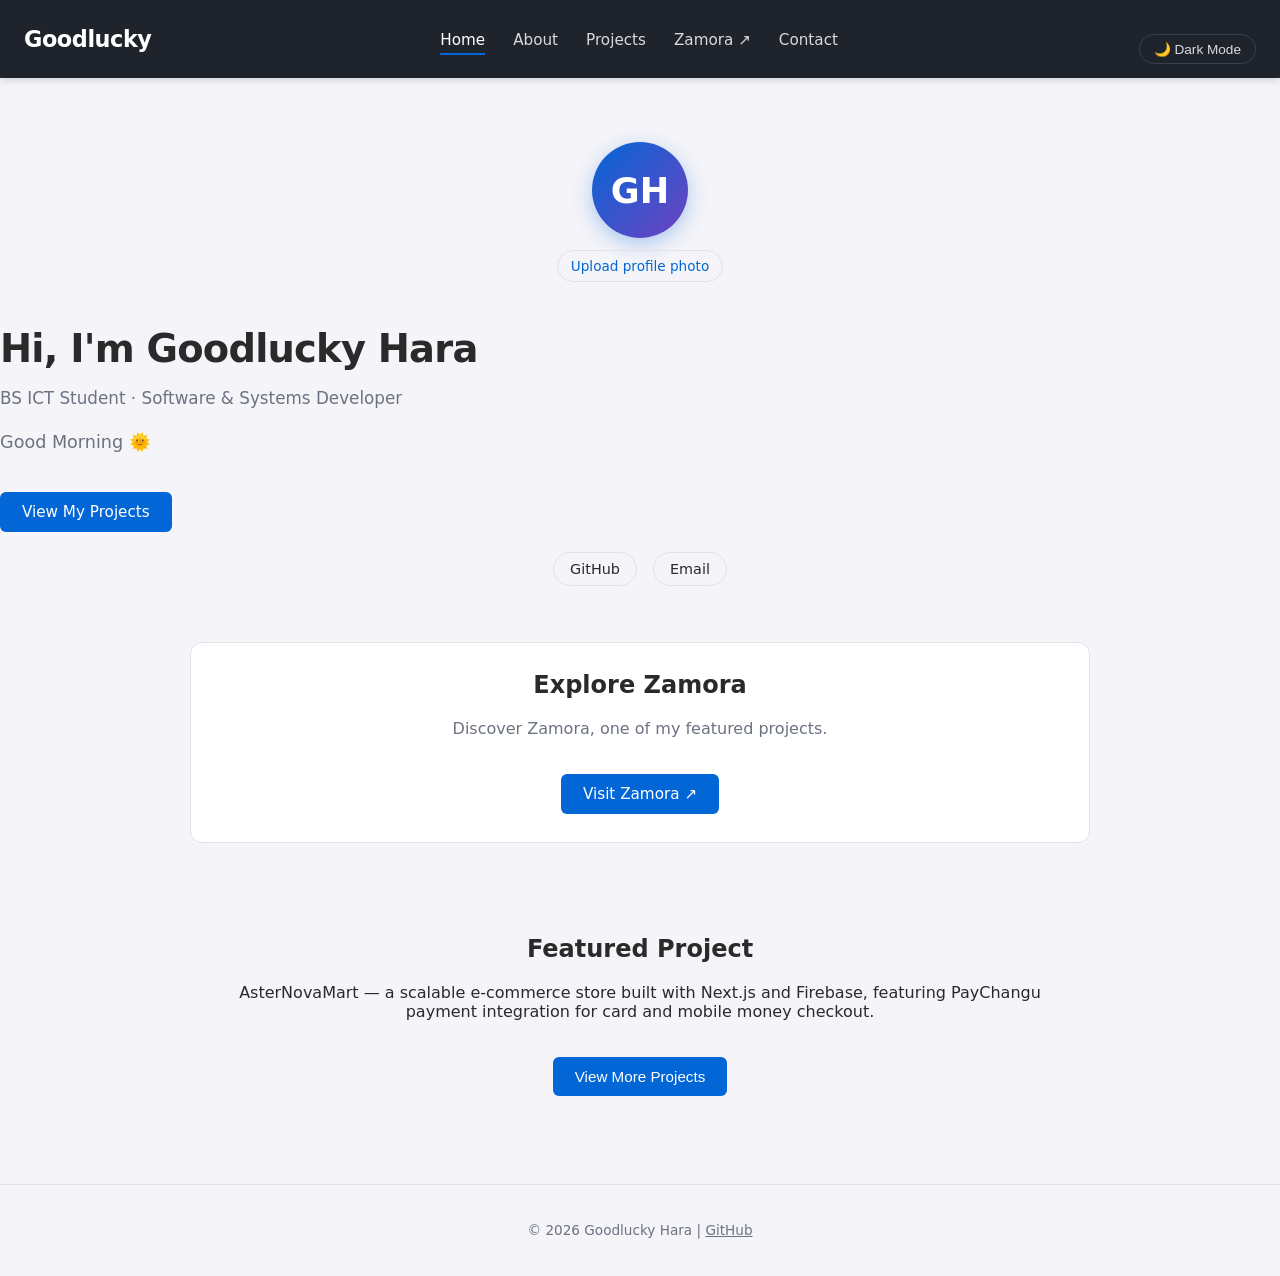
<file: index.html>
<!DOCTYPE html>
<html lang="en">
<head>
  <meta charset="UTF-8">
  <meta name="viewport" content="width=device-width, initial-scale=1.0">
  <meta name="description" content="Goodlucky Hara — BS ICT student and developer. Portfolio featuring AsterNovaMart and other projects.">
  <link rel="icon" href="data:image/svg+xml,<svg xmlns=%22http://www.w3.org/2000/svg%22 viewBox=%220 0 100 100%22><rect width=%22100%22 height=%22100%22 rx=%2220%22 fill=%22%230366d6%22/><text x=%2250%22 y=%2268%22 font-size=%2260%22 fill=%22white%22 text-anchor=%22middle%22 font-family=%22sans-serif%22>G</text></svg>">
  <title>Goodlucky Hara — Portfolio</title>
  <link rel="stylesheet" href="assets/css/style.css">
</head>
<body>
  <nav class="navbar">
    <a href="index.html" class="logo">Goodlucky</a>
    <ul class="nav-links" id="navLinks">
      <li><a href="index.html" aria-current="page">Home</a></li>
      <li><a href="about.html">About</a></li>
      <li><a href="projects.html">Projects</a></li>
      <li><a href="contact.html">Contact</a></li>
    </ul>
    <div class="navbar-right">
      <button class="theme-toggle" id="themeToggle" onclick="toggleTheme()">🌙 Dark Mode</button>
      <button class="hamburger" onclick="toggleMenu()" aria-label="Toggle menu">☰</button>
    </div>
  </nav>

  <header class="hero">
    <div class="avatar">GH</div>
    <h1>Hi, I'm Goodlucky Hara</h1>
    <p class="tagline">BS ICT Student · Software &amp; Systems Developer</p>
    <p id="greeting"></p>
    <a href="projects.html" class="btn">View My Projects</a>
    <div class="social-links">
      <a href="https://github.com/Clifford-19" target="_blank" rel="noopener">GitHub</a>
      <a href="mailto:goodluckyhara@gmail.com">Email</a>
    </div>
  </header>

  <section>
    <h2>Featured Project</h2>
    <p>AsterNovaMart — a scalable e-commerce store built with Next.js and Firebase, featuring PayChangu payment integration for card and mobile money checkout.</p>
    <a href="projects.html"><button>View More Projects</button></a>
  </section>

  <footer>
    <p>© 2026 Goodlucky Hara | <a href="https://github.com/Clifford-19" target="_blank" rel="noopener">GitHub</a></p>
  </footer>

  <script src="js/main.js"></script>
</body>
</html>
</file>
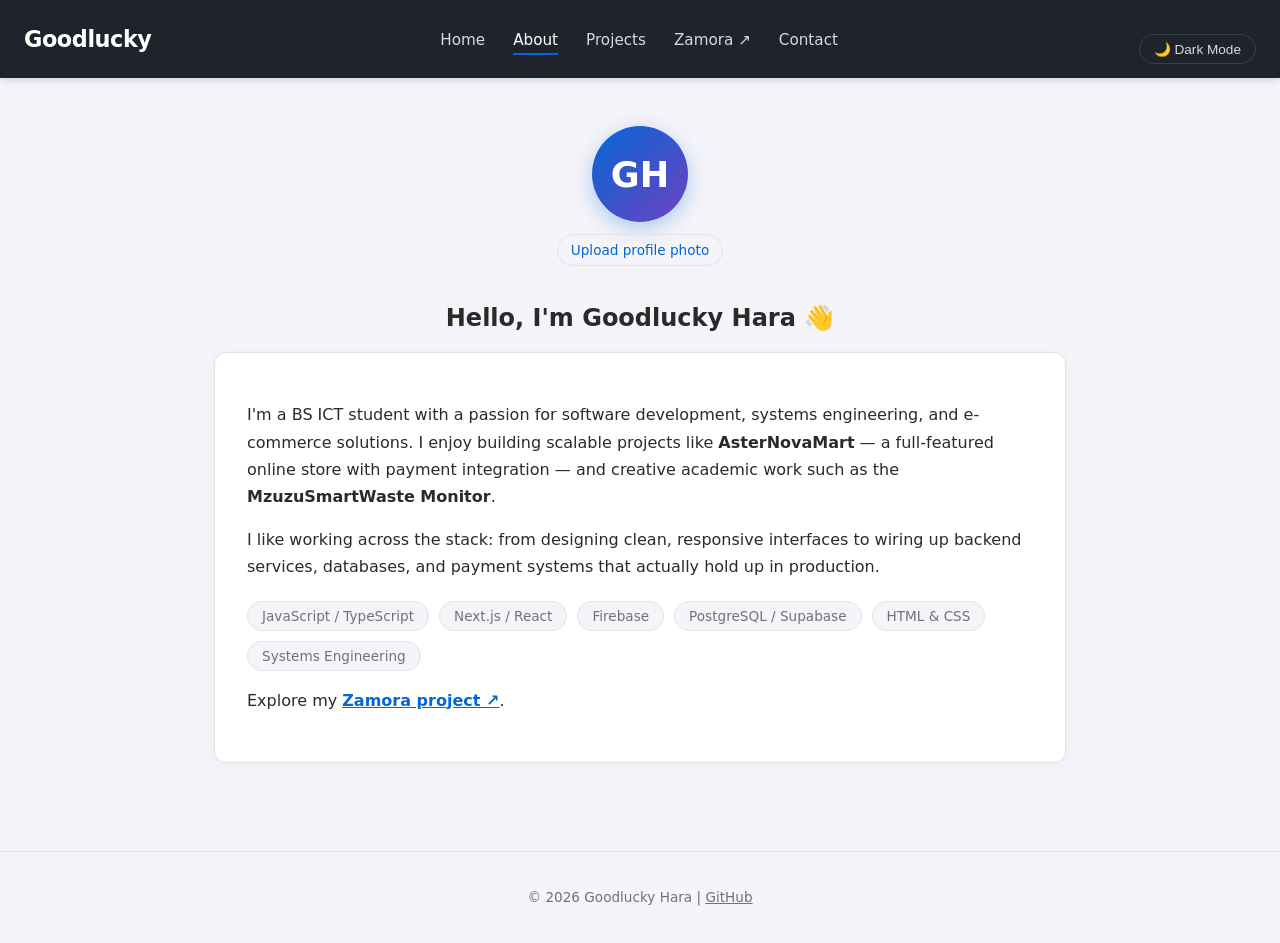
<file: about.html>
<!DOCTYPE html>
<html lang="en">
<head>
  <meta charset="UTF-8">
  <meta name="viewport" content="width=device-width, initial-scale=1.0">
  <meta name="description" content="About Goodlucky Hara — BS ICT student passionate about software development, systems engineering, and e-commerce.">
  <link rel="icon" href="data:image/svg+xml,<svg xmlns=%22http://www.w3.org/2000/svg%22 viewBox=%220 0 100 100%22><rect width=%22100%22 height=%22100%22 rx=%2220%22 fill=%22%230366d6%22/><text x=%2250%22 y=%2268%22 font-size=%2260%22 fill=%22white%22 text-anchor=%22middle%22 font-family=%22sans-serif%22>G</text></svg>">
  <title>About — Goodlucky Hara</title>
  <link rel="stylesheet" href="assets/css/style.css">
</head>
<body>
  <nav class="navbar">
    <a href="index.html" class="logo">Goodlucky</a>
    <ul class="nav-links" id="navLinks">
      <li><a href="index.html">Home</a></li>
      <li><a href="about.html" aria-current="page">About</a></li>
      <li><a href="projects.html">Projects</a></li>
      <li><a href="contact.html">Contact</a></li>
    </ul>
    <div class="navbar-right">
      <button class="theme-toggle" id="themeToggle" onclick="toggleTheme()">🌙 Dark Mode</button>
      <button class="hamburger" onclick="toggleMenu()" aria-label="Toggle menu">☰</button>
    </div>
  </nav>

  <section>
    <div class="avatar">GH</div>
    <h2>Hello, I'm Goodlucky Hara 👋</h2>
    <div class="about-card">
      <p>I'm a BS ICT student with a passion for software development, systems engineering, and e-commerce solutions. I enjoy building scalable projects like <strong>AsterNovaMart</strong> — a full-featured online store with payment integration — and creative academic work such as the <strong>MzuzuSmartWaste Monitor</strong>.</p>
      <p>I like working across the stack: from designing clean, responsive interfaces to wiring up backend services, databases, and payment systems that actually hold up in production.</p>
      <ul class="skills-list">
        <li>JavaScript / TypeScript</li>
        <li>Next.js / React</li>
        <li>Firebase</li>
        <li>PostgreSQL / Supabase</li>
        <li>HTML &amp; CSS</li>
        <li>Systems Engineering</li>
      </ul>
    </div>
  </section>

  <footer>
    <p>© 2026 Goodlucky Hara | <a href="https://github.com/Clifford-19" target="_blank" rel="noopener">GitHub</a></p>
  </footer>

  <script src="js/main.js"></script>
</body>
</html>
</file>
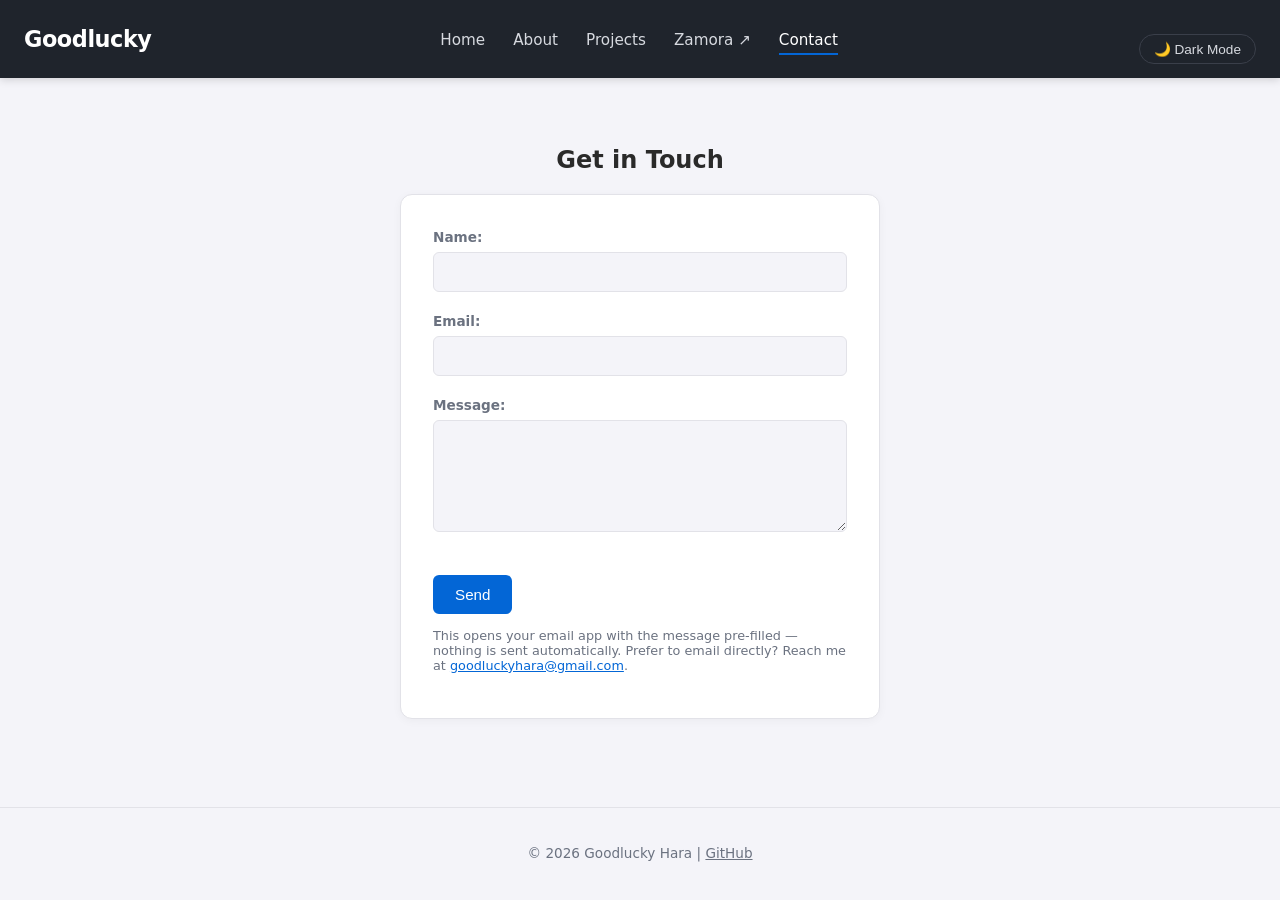
<file: contact.html>
<!DOCTYPE html>
<html lang="en">
<head>
  <meta charset="UTF-8">
  <meta name="viewport" content="width=device-width, initial-scale=1.0">
  <meta name="description" content="Get in touch with Goodlucky Hara.">
  <link rel="icon" href="data:image/svg+xml,<svg xmlns=%22http://www.w3.org/2000/svg%22 viewBox=%220 0 100 100%22><rect width=%22100%22 height=%22100%22 rx=%2220%22 fill=%22%230366d6%22/><text x=%2250%22 y=%2268%22 font-size=%2260%22 fill=%22white%22 text-anchor=%22middle%22 font-family=%22sans-serif%22>G</text></svg>">
  <title>Contact — Goodlucky Hara</title>
  <link rel="stylesheet" href="assets/css/style.css">
</head>
<body>
  <nav class="navbar">
    <a href="index.html" class="logo">Goodlucky</a>
    <ul class="nav-links" id="navLinks">
      <li><a href="index.html">Home</a></li>
      <li><a href="about.html">About</a></li>
      <li><a href="projects.html">Projects</a></li>
      <li><a href="contact.html" aria-current="page">Contact</a></li>
    </ul>
    <div class="navbar-right">
      <button class="theme-toggle" id="themeToggle" onclick="toggleTheme()">🌙 Dark Mode</button>
      <button class="hamburger" onclick="toggleMenu()" aria-label="Toggle menu">☰</button>
    </div>
  </nav>

  <section>
    <h2>Get in Touch</h2>
    <form id="contactForm">
      <label for="name">Name:</label>
      <input type="text" id="name" name="name" required>

      <br><br>
      <label for="email">Email:</label>
      <input type="email" id="email" name="email" required>

      <br><br>
      <label for="message">Message:</label>
      <textarea id="message" name="message" rows="5" required></textarea>

      <br><br>
      <button type="submit">Send</button>
      <p class="form-note">This opens your email app with the message pre-filled — nothing is sent automatically. Prefer to email directly? Reach me at <a href="mailto:goodluckyhara@gmail.com">goodluckyhara@gmail.com</a>.</p>
    </form>
  </section>

  <footer>
    <p>© 2026 Goodlucky Hara | <a href="https://github.com/Clifford-19" target="_blank" rel="noopener">GitHub</a></p>
  </footer>

  <script src="js/main.js"></script>
</body>
</html>
</file>
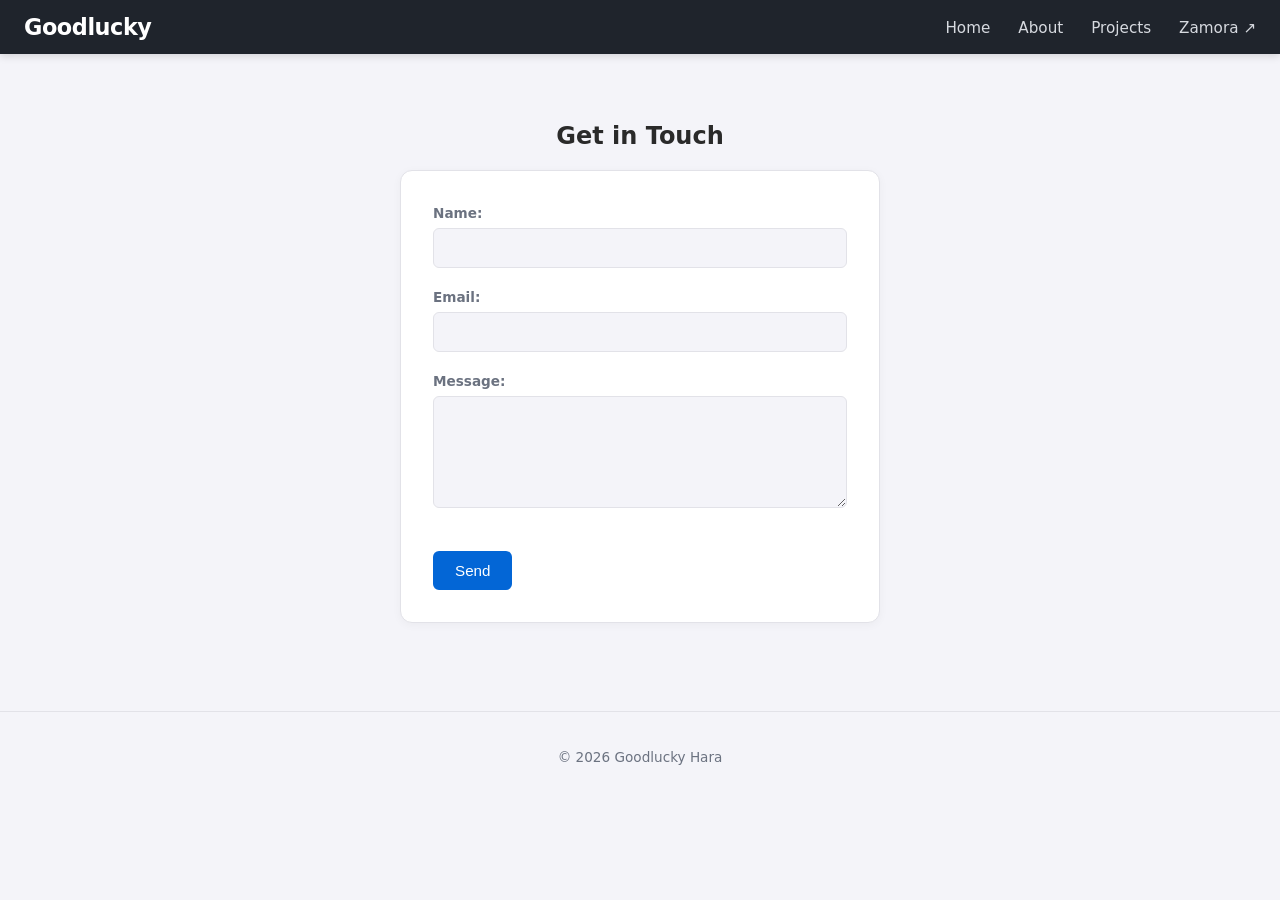
<file: contacts.html>
<!DOCTYPE html>
<html lang="en">
<head>
  <meta charset="UTF-8">
  <meta name="viewport" content="width=device-width, initial-scale=1.0">
  <title>Contact</title>
  <link rel="stylesheet" href="assets/css/style.css">
</head>
<body>
  <nav class="navbar">
    <div class="logo">Goodlucky</div>
    <ul class="nav-links" id="navLinks">
      <li><a href="index.html">Home</a></li>
      <li><a href="about.html">About</a></li>
      <li><a href="projects.html">Projects</a></li>
    </ul>
    <div class="hamburger" onclick="toggleMenu()">☰</div>
  </nav>

  <section>
    <h2>Get in Touch</h2>
    <form action="mailto:goodluckyhara@gmail.com" method="post" enctype="text/plain">
      <label for="name">Name:</label><br>
      <input type="text" id="name" name="name" required><br><br>

      <label for="email">Email:</label><br>
      <input type="email" id="email" name="email" required><br><br>

      <label for="message">Message:</label><br>
      <textarea id="message" name="message" rows="5" required></textarea><br><br>

      <button type="submit">Send</button>
    </form>
  </section>

  <footer>
    <p>© 2026 Goodlucky Hara</p>
  </footer>

  <script src="js/main.js"></script>
</body>
</html>
</file>
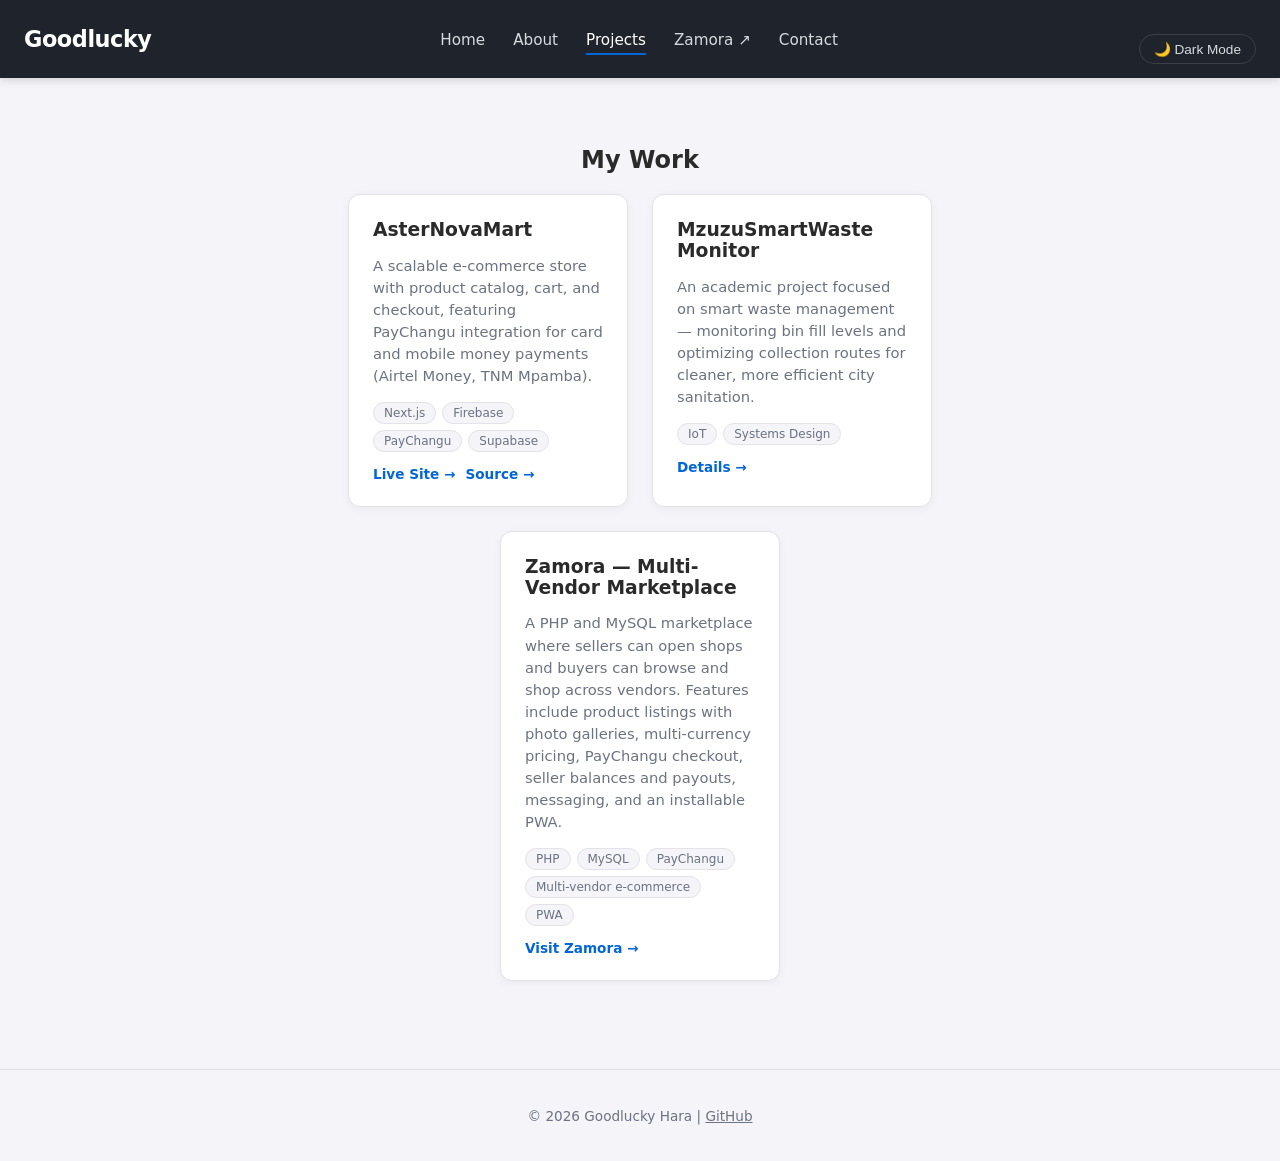
<file: projects.html>
<!DOCTYPE html>
<html lang="en">
<head>
  <meta charset="UTF-8">
  <meta name="viewport" content="width=device-width, initial-scale=1.0">
  <meta name="description" content="Projects by Goodlucky Hara, including AsterNovaMart, Zamora, and the MzuzuSmartWaste Monitor.">
  <link rel="icon" href="data:image/svg+xml,<svg xmlns=%22http://www.w3.org/2000/svg%22 viewBox=%220 0 100 100%22><rect width=%22100%22 height=%22100%22 rx=%2220%22 fill=%22%230366d6%22/><text x=%2250%25%22 y=%2250%25%22 dominant-baseline=%22central%22 text-anchor=%22middle%22 font-size=%2260%22 fill=%22white%22>G</text></svg>">
  <title>Projects — Goodlucky Hara</title>
  <link rel="stylesheet" href="assets/css/style.css">
</head>
<body>
  <nav class="navbar">
    <a href="index.html" class="logo">Goodlucky</a>
    <ul class="nav-links" id="navLinks">
      <li><a href="index.html">Home</a></li>
      <li><a href="about.html">About</a></li>
      <li><a href="projects.html" aria-current="page">Projects</a></li>
      <li><a href="contact.html">Contact</a></li>
    </ul>
    <div class="navbar-right">
      <button class="theme-toggle" id="themeToggle" onclick="toggleTheme()">🌙 Dark Mode</button>
      <button class="hamburger" onclick="toggleMenu()" aria-label="Toggle menu">☰</button>
    </div>
  </nav>

  <section>
    <h2>My Work</h2>
    <div class="project-grid">
      <div class="project-card">
        <h3>AsterNovaMart</h3>
        <p>A scalable e-commerce store with product catalog, cart, and checkout, featuring PayChangu integration for card and mobile money payments (Airtel Money, TNM Mpamba).</p>
        <div class="tech-tags">
          <span>Next.js</span>
          <span>Firebase</span>
          <span>PayChangu</span>
          <span>Supabase</span>
        </div>
        <div class="project-links">
          <a href="https://asternovamart.vercel.app" target="_blank" rel="noopener">Live Site →</a>
          <a href="https://github.com/Clifford-19/asternovamart" target="_blank" rel="noopener">Source →</a>
        </div>
      </div>
      <div class="project-card">
        <h3>MzuzuSmartWaste Monitor</h3>
        <p>An academic project focused on smart waste management — monitoring bin fill levels and optimizing collection routes for cleaner, more efficient city sanitation.</p>
        <div class="tech-tags">
          <span>IoT</span>
          <span>Systems Design</span>
        </div>
        <div class="project-links">
          <a href="#" rel="noopener">Details →</a>
        </div>
      </div>
      <div class="project-card">
        <h3>Zamora — Multi-Vendor Marketplace</h3>
        <p>A PHP and MySQL marketplace where sellers can open shops and buyers can browse and shop across vendors. Features include product listings with photo galleries, multi-currency pricing, PayChangu checkout, seller balances and payouts, messaging, and an installable PWA.</p>
        <div class="tech-tags">
          <span>PHP</span>
          <span>MySQL</span>
          <span>PayChangu</span>
          <span>Multi-vendor e-commerce</span>
          <span>PWA</span>
        </div>
        <div class="project-links">
          <a href="https://zamora.wuaze.com" target="_blank" rel="noopener noreferrer">Visit Zamora →</a>
        </div>
      </div>
    </div>
  </section>

  <footer>
    <p>© 2026 Goodlucky Hara | <a href="https://github.com/Clifford-19" target="_blank" rel="noopener">GitHub</a></p>
  </footer>

  <script src="js/main.js"></script>
</body>
</html>
</file>
<file: assets/css/style.css>
:root {
  --bg: #f4f4f9;
  --text: #2a2a2a;
  --muted: #6b7280;
  --card-bg: #ffffff;
  --border: #e2e2e8;
  --navbar-bg: #1f242c;
  --accent: #0366d6;
  --accent-hover: #024ea3;
}

* { box-sizing: border-box; }

body {
  font-family: 'Segoe UI', system-ui, -apple-system, sans-serif;
  margin: 0;
  padding: 0;
  background: var(--bg);
  color: var(--text);
  transition: background 0.3s ease, color 0.3s ease;
  min-height: 100vh;
}

body.dark-mode {
  --bg: #14161a;
  --text: #f0f0f3;
  --muted: #a0a4ad;
  --card-bg: #1e2128;
  --border: #2c303a;
  --navbar-bg: #101318;
}

a { color: var(--accent); }

/* Navbar */
.navbar {
  display: flex;
  justify-content: space-between;
  align-items: center;
  background: var(--navbar-bg);
  padding: 14px 24px;
  position: sticky;
  top: 0;
  z-index: 100;
  box-shadow: 0 2px 8px rgba(0,0,0,0.15);
}

.logo {
  color: #fff;
  font-size: 1.4rem;
  font-weight: 700;
  text-decoration: none;
  letter-spacing: -0.02em;
}

.nav-links {
  list-style: none;
  display: flex;
  gap: 28px;
  margin: 0;
  padding: 0;
}

.nav-links li a {
  color: #d7dae0;
  text-decoration: none;
  font-size: 0.95rem;
  font-weight: 500;
  padding-bottom: 4px;
  border-bottom: 2px solid transparent;
  transition: color 0.2s, border-color 0.2s;
}

.nav-links li a:hover,
.nav-links li a[aria-current="page"] {
  color: #fff;
  border-bottom-color: var(--accent);
}

.theme-toggle {
  background: transparent;
  border: 1px solid #3a3f4a;
  color: #d7dae0;
  border-radius: 20px;
  padding: 6px 14px;
  font-size: 0.85rem;
  cursor: pointer;
  margin-left: 12px;
  transition: background 0.2s, border-color 0.2s;
}

.theme-toggle:hover {
  background: #2a2f38;
  border-color: #4a505c;
}

.hamburger {
  display: none;
  font-size: 1.8rem;
  color: #fff;
  cursor: pointer;
  background: none;
  border: none;
}

/* Mobile menu */
@media (max-width: 768px) {
  .nav-links {
    display: none;
    flex-direction: column;
    background: var(--navbar-bg);
    position: absolute;
    top: 60px;
    right: -260px;
    width: 220px;
    padding: 20px;
    gap: 16px;
    transition: right 0.3s ease-in-out;
    border-radius: 0 0 0 12px;
  }

  .nav-links.active {
    display: flex;
    right: 0;
  }

  .hamburger {
    display: block;
  }

  .navbar-right {
    display: flex;
    align-items: center;
  }
}

.navbar-right {
  display: flex;
  align-items: center;
}

/* Sections */
section {
  padding: 48px 24px;
  text-align: center;
  max-width: 900px;
  margin: 0 auto;
}

/* Hero */
.hero {
  padding-top: 64px;
  padding-bottom: 56px;
}

.avatar {
  width: 96px;
  height: 96px;
  border-radius: 50%;
  background: linear-gradient(135deg, var(--accent), #6f42c1);
  color: #fff;
  display: flex;
  align-items: center;
  justify-content: center;
  font-size: 2.2rem;
  font-weight: 700;
  margin: 0 auto 20px;
  box-shadow: 0 6px 20px rgba(3, 102, 214, 0.3);
  overflow: hidden;
}

.avatar img {
  width: 100%;
  height: 100%;
  object-fit: cover;
}

.hero h1 {
  font-size: 2.4rem;
  margin-bottom: 8px;
  letter-spacing: -0.02em;
}

.tagline {
  color: var(--muted);
  font-size: 1.05rem;
  margin-bottom: 24px;
}

#greeting {
  font-size: 1.1rem;
  color: var(--muted);
  margin-bottom: 20px;
}

.social-links {
  display: flex;
  gap: 16px;
  justify-content: center;
  margin-top: 20px;
  flex-wrap: wrap;
}

.social-links a {
  text-decoration: none;
  color: var(--text);
  border: 1px solid var(--border);
  padding: 8px 16px;
  border-radius: 20px;
  font-size: 0.9rem;
  transition: border-color 0.2s, transform 0.2s;
}

.social-links a:hover {
  border-color: var(--accent);
  transform: translateY(-2px);
}

button, .btn {
  background: var(--accent);
  color: #fff;
  border: none;
  padding: 11px 22px;
  margin-top: 20px;
  cursor: pointer;
  border-radius: 6px;
  font-size: 0.95rem;
  font-weight: 500;
  text-decoration: none;
  display: inline-block;
  transition: background 0.2s, transform 0.15s;
}

button:hover, .btn:hover {
  background: var(--accent-hover);
  transform: translateY(-1px);
}

/* About page */
.about-card {
  background: var(--card-bg);
  border: 1px solid var(--border);
  border-radius: 12px;
  padding: 32px;
  text-align: left;
  box-shadow: 0 2px 10px rgba(0,0,0,0.04);
}

.about-card p {
  line-height: 1.7;
  color: var(--text);
}

.skills-list {
  display: flex;
  flex-wrap: wrap;
  gap: 10px;
  margin-top: 20px;
  padding: 0;
  list-style: none;
}

.skills-list li {
  background: var(--bg);
  border: 1px solid var(--border);
  padding: 6px 14px;
  border-radius: 16px;
  font-size: 0.85rem;
  color: var(--muted);
}

/* Project cards */
.project-grid {
  display: flex;
  gap: 24px;
  justify-content: center;
  flex-wrap: wrap;
}

.project-card {
  background: var(--card-bg);
  border: 1px solid var(--border);
  padding: 24px;
  width: 280px;
  border-radius: 12px;
  box-shadow: 0 2px 10px rgba(0,0,0,0.05);
  transition: transform 0.2s, box-shadow 0.2s, opacity 0.6s ease-out, transform 0.6s ease-out;
  opacity: 0;
  transform: translateY(30px);
  text-align: left;
}

.project-card:hover {
  transform: scale(1.03);
  box-shadow: 0 8px 24px rgba(0,0,0,0.1);
}

.project-card.visible {
  opacity: 1;
  transform: translateY(0);
}

.project-card h3 {
  margin-top: 0;
  margin-bottom: 8px;
}

.project-card p {
  color: var(--muted);
  font-size: 0.92rem;
  line-height: 1.5;
}

.tech-tags {
  display: flex;
  flex-wrap: wrap;
  gap: 6px;
  margin: 12px 0;
}

.tech-tags span {
  background: var(--bg);
  border: 1px solid var(--border);
  padding: 3px 10px;
  border-radius: 12px;
  font-size: 0.75rem;
  color: var(--muted);
}

.project-links {
  display: flex;
  gap: 10px;
  margin-top: 14px;
}

.project-links a {
  font-size: 0.85rem;
  text-decoration: none;
  font-weight: 600;
}

/* Contact form */
form {
  background: var(--card-bg);
  border: 1px solid var(--border);
  border-radius: 12px;
  padding: 32px;
  max-width: 480px;
  margin: 0 auto;
  text-align: left;
  box-shadow: 0 2px 10px rgba(0,0,0,0.04);
}

form label {
  font-size: 0.85rem;
  font-weight: 600;
  color: var(--muted);
}

form input,
form textarea {
  width: 100%;
  padding: 10px 12px;
  margin-top: 6px;
  border: 1px solid var(--border);
  border-radius: 6px;
  background: var(--bg);
  color: var(--text);
  font-family: inherit;
  font-size: 0.95rem;
}

form input:focus,
form textarea:focus {
  outline: none;
  border-color: var(--accent);
}

.form-note {
  font-size: 0.8rem;
  color: var(--muted);
  margin-top: 14px;
}

/* Footer */
footer {
  text-align: center;
  padding: 24px;
  color: var(--muted);
  font-size: 0.85rem;
  border-top: 1px solid var(--border);
  margin-top: 40px;
}

footer a {
  color: var(--muted);
  text-decoration: underline;
}

/* Profile photo upload and Zamora highlights */
.profile-upload {
  margin: -8px auto 20px;
  text-align: center;
}

.profile-upload-input {
  position: absolute;
  width: 1px;
  height: 1px;
  padding: 0;
  margin: -1px;
  overflow: hidden;
  clip: rect(0, 0, 0, 0);
  white-space: nowrap;
  border: 0;
}

.profile-upload-button {
  display: inline-block;
  padding: 7px 13px;
  border: 1px solid var(--border);
  border-radius: 18px;
  color: var(--accent);
  cursor: pointer;
  font-size: 0.85rem;
}

.profile-upload-button:hover,
.profile-upload-input:focus + .profile-upload-button {
  border-color: var(--accent);
  background: var(--card-bg);
}

.profile-upload-status {
  min-height: 1em;
  margin: 6px 0 0;
  color: var(--muted);
  font-size: 0.78rem;
}

.zamora-highlight {
  background: var(--card-bg);
  border: 1px solid var(--border);
  border-radius: 12px;
  margin: 0 auto 24px;
  padding: 28px 24px;
}

.zamora-highlight h2 {
  margin-top: 0;
}

.zamora-highlight p {
  color: var(--muted);
}

.zamora-about-link a {
  font-weight: 600;
}
</file>
